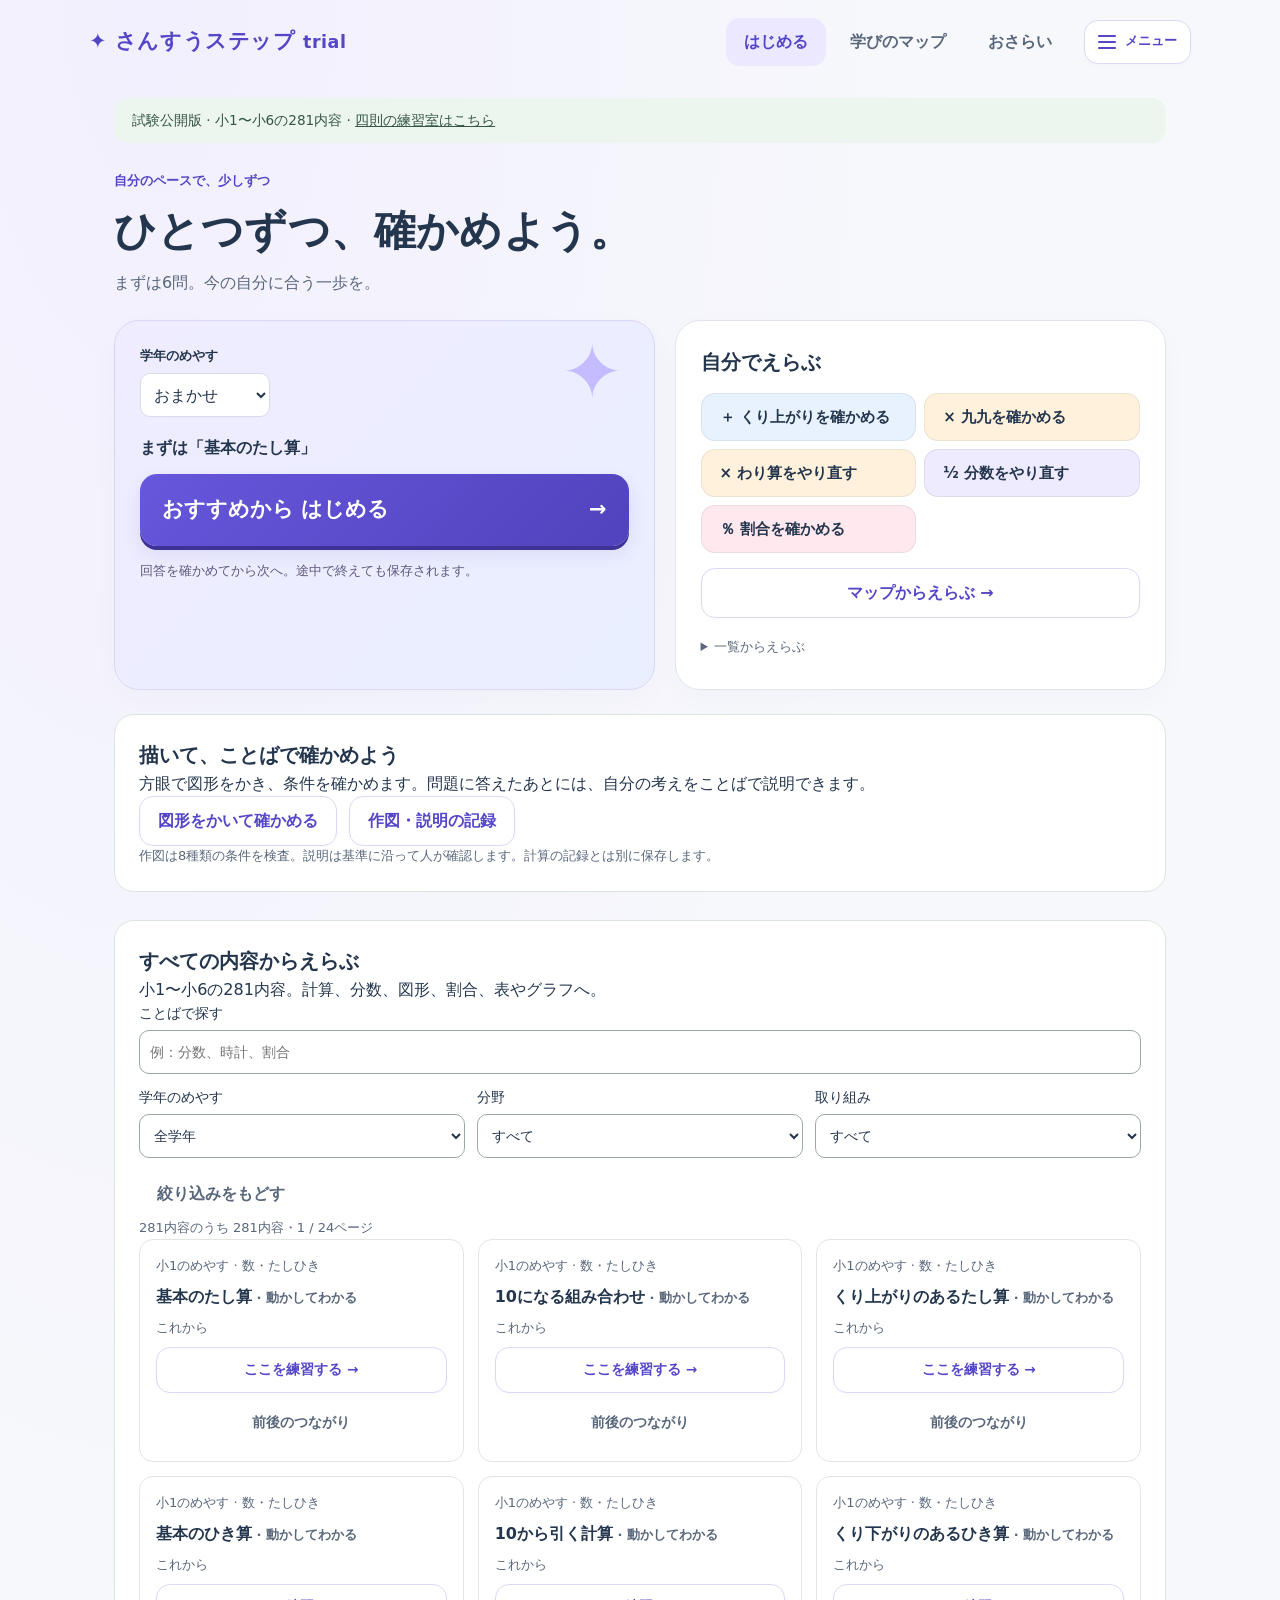
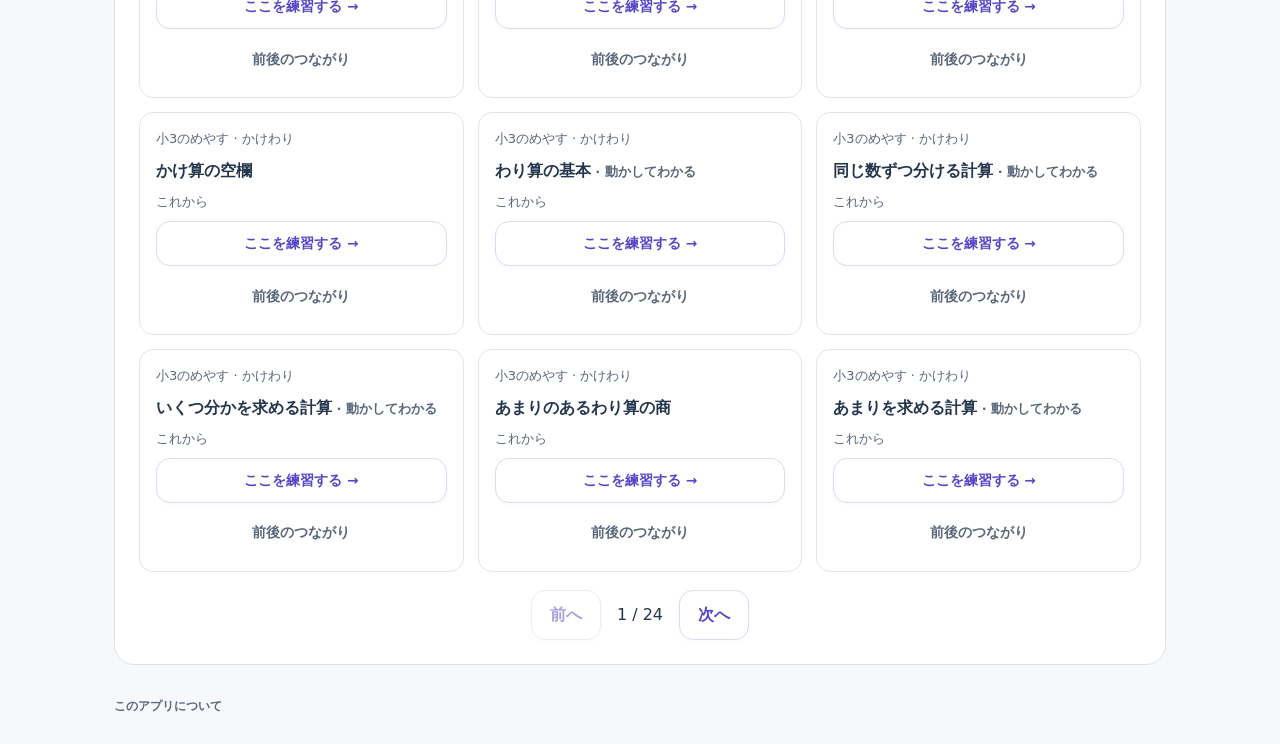
<file: docs/index.html>
<!doctype html><html lang="ja">
<meta charset="utf-8"><link rel="icon" href="data:,"><meta name="viewport" content="width=device-width, initial-scale=1"><title>さんすうステップ trial｜小1〜小6の算数</title><link rel="stylesheet" href="./understanding-trial.css"><meta name="referrer" content="no-referrer"><link rel="stylesheet" href="./curriculum-trial.css"><link rel="stylesheet" href="./relearning.css">
<body><header><a class="brand" href="./">✦ さんすうステップ <small>trial</small></a><nav aria-label="メニュー"><button id="go-home" class="nav active">はじめる</button><button id="go-map" class="nav">学びのマップ</button><button id="go-review" class="nav">おさらい <span id="due-count"></span></button></nav><button id="menu-toggle" class="menu-toggle secondary" aria-label="メニューと表示設定を開く" aria-haspopup="dialog" aria-controls="settings-drawer" aria-expanded="false"><span class="burger" aria-hidden="true"><i></i><i></i><i></i></span><span>メニュー</span></button></header>
<main><p class="trial-banner">試験公開版 · 小1〜小6の281内容 · <a href="./arithmetic/">四則の練習室はこちら</a></p><div id="error" role="alert" hidden></div><div id="feedback" role="status" hidden></div>
<section id="home"><div class="welcome"><span class="eyebrow">自分のペースで、少しずつ</span><h1>ひとつずつ、確かめよう。</h1><p>まずは6問。今の自分に合う一歩を。</p></div><div class="home-grid">
<section class="start-card"><div class="spark" aria-hidden="true">✦</div><label for="auto-grade">学年のめやす</label><select id="auto-grade"><option value="">おまかせ</option><option value="1">1年</option><option value="2">2年</option><option value="3">3年</option><option value="4">4年</option><option value="5">5年</option><option value="6">6年</option></select><p id="recommended-label"></p><button id="start-recommended" class="big">おすすめから はじめる <span aria-hidden="true">→</span></button><small>回答を確かめてから次へ。途中で終えても保存されます。</small></section>
<section class="pick-card"><h2>自分でえらぶ</h2><div id="entries" class="quick-picks"></div><button id="browse" class="secondary wide">マップからえらぶ →</button><details><summary>一覧からえらぶ</summary><div class="select-row"><select id="grade" aria-label="学年"><option value="">全学年</option><option value="1">1年</option><option value="2">2年</option><option value="3">3年</option><option value="4">4年</option><option value="5">5年</option><option value="6">6年</option></select><select id="topic" aria-label="学ぶ内容"></select></div><button id="start-selected" class="secondary">これをやってみる</button></details></section></div><section class="understanding-entry" aria-labelledby="understanding-entry-title">
<h2 id="understanding-entry-title">描いて、ことばで確かめよう</h2>
<p>方眼で図形をかき、条件を確かめます。問題に答えたあとには、自分の考えをことばで説明できます。</p>
<div class="understanding-actions"><button id="open-construction" class="secondary" type="button">図形をかいて確かめる</button><button id="open-understanding-history" class="secondary" type="button">作図・説明の記録</button></div>
<p class="format">作図は8種類の条件を検査。説明は基準に沿って人が確認します。計算の記録とは別に保存します。</p></section><section class="trial-browser" aria-labelledby="trial-browser-title">
<h2 id="trial-browser-title">すべての内容からえらぶ</h2>
<p>小1〜小6の281内容。計算、分数、図形、割合、表やグラフへ。</p>
<label for="trial-search">ことばで探す<input id="trial-search" type="search" placeholder="例：分数、時計、割合" autocomplete="off"></label>
<div class="trial-filters"><label>学年のめやす<select id="trial-grade"><option value="">全学年</option><option value="1">1年</option><option value="2">2年</option><option value="3">3年</option><option value="4">4年</option><option value="5">5年</option><option value="6">6年</option></select></label>
<label>分野<select id="trial-area"><option value="">すべて</option><option value="0">数・たしひき</option><option value="1">かけわり</option><option value="2">小数・分数</option><option value="3">形・大きさ</option><option value="4">割合・変わり方</option><option value="5">表・グラフ</option><option value="6">考え方・式</option></select></label>
<label>取り組み<select id="trial-progress"><option value="">すべて</option><option value="new">これから</option><option value="trying">やってみた</option><option value="checked">2問続けてできた</option><option value="review">おさらいの時期</option></select></label></div>
<button id="trial-reset" class="quiet" type="button">絞り込みをもどす</button>
<p id="trial-count" class="format" role="status" tabindex="-1"></p><div id="trial-catalog" class="trial-topics"></div>
<div class="trial-pagination"><button id="trial-prev" class="secondary" type="button">前へ</button><span id="trial-page"></span><button id="trial-next" class="secondary" type="button">次へ</button></div></section><section id="summary" class="summary" hidden></section></section>
<section id="map-screen" hidden><div class="screen-head"><div><h1>学びのマップ</h1><p>今日の取り組みから、次の一歩へ。</p></div><span id="map-count" class="pill"></span></div><div id="small-path" class="small-path"></div><details id="full-map"><summary>全体マップを自由に見る</summary><div id="domains" class="chips" aria-label="系統"></div><div class="map-toolbar"><div class="legend"><span>○ これから</span><span class="trying">● やってみた</span><span class="checked">✓ 2問できた</span><span class="review">↻ おさらい</span></div><label>学年 <select id="map-grade"><option value="">ぜんぶ</option><option value="1">1年</option><option value="2">2年</option><option value="3">3年</option><option value="4">4年</option><option value="5">5年</option><option value="6">6年</option></select></label></div><div id="tree-scroll" tabindex="0" aria-label="学びのつながり。横と縦にスクロールできます"><div id="tree"></div></div><p class="map-note">線は学びのつながり。色はここでの回答記録です。</p></details></section>
<section id="review-screen" hidden><div class="screen-head"><div><h1>ちょっと、おさらい</h1><p>前にできたこと、覚えているかな？</p></div></div><div id="due" class="review-list"></div><details class="future"><summary>これからのおさらい</summary><div id="scheduled"></div></details></section>
<section id="attempt" hidden><div class="attempt-top"><div><span id="mode" class="eyebrow"></span><h1 id="topic-title"></h1></div><button id="pause" class="quiet">おしまい</button></div><div id="steps" class="step-dots" aria-label="今回の取り組み"></div><div class="progress"><span id="bar"></span></div><div id="counter"></div><div class="problem-card"><div class="problem-scroll"><p id="question"></p><div id="visual-task" hidden></div><div id="choice-answers" class="answer-choices" hidden></div></div><form id="answer-form"><div id="answer-fields"></div><div id="format" class="format"></div><div class="answer-actions"><button type="submit" id="check-answer">答えを確かめる</button><button type="button" class="quiet" id="skip">わからない</button></div></form></div><div class="help-actions"><button id="hint" class="secondary">💡 ヒント</button><button id="reveal" class="secondary">答えと図解を見る</button></div></section>
<section id="result-screen" hidden aria-labelledby="result-title">
<div class="result-stamp" id="result-mark" aria-hidden="true"></div><h1 id="result-title" tabindex="-1"></h1>
<div class="result-card"><p id="result-question"></p><div id="result-visual" hidden></div><p id="result-response"></p><p id="result-evidence" class="format"></p></div>
<div class="result-actions"><button id="review-answer" class="secondary">この問題の答えと考え方を見る</button><button id="next-question">次の問題へ →</button></div><button id="explain-answer" class="secondary" type="button">考え方をことばで説明する</button><button id="finish-result" class="quiet">ここで終えて保存する</button></section></main><footer><button id="about" class="quiet">このアプリについて</button></footer>
<dialog id="support-dialog" aria-labelledby="support-title"><div class="dialog-head"><h2 id="support-title">一緒に確かめましょう</h2><button id="close-support" class="quiet" aria-label="解説を閉じる">✕</button></div><div class="dialog-scroll"><div id="support" hidden></div><div id="textbook-lesson" hidden></div></div><button id="back-question" class="wide">閉じて戻る</button></dialog>
<dialog id="node-dialog" aria-labelledby="node-title"><div class="dialog-head"><h2 id="node-title"></h2><button id="close-node" class="quiet" aria-label="内容を閉じる">✕</button></div><div class="dialog-scroll"><p id="node-status" class="pill"></p><div id="node-relations"></div></div><button id="node-start" class="wide">ここをやってみる →</button></dialog>
<dialog id="about-dialog" aria-labelledby="about-title"><h2 id="about-title">さんすうステップ</h2><p>回答はこのブラウザーに保存されます。別の端末とは同期しません。</p><p>マップの「2問できた」は、別の問題をヒントなしで2回続けて答えた記録です。内容ぜんぶの理解を決めるものではありません。</p><p>問題えらびやおさらいの間隔は試作中です。</p><button id="export-record" class="secondary">記録を書き出す</button><label for="import-record">書き出した記録を選ぶ</label><input id="import-record" type="file" accept=".json,application/json"><p id="restore-status" role="status"></p><button id="confirm-restore" class="secondary" disabled>確認した記録で復元する</button><button id="export-recovery" class="secondary">復元前の控えを書き出す</button><button id="erase-record" class="quiet">計算の学習記録を消す</button><details class="trial-scope"><summary>試験版の範囲・記録・報告</summary>
<p>全281内容に問題・採点・ヒント・図解・おさらいを接続した試験版です。8種類の方眼作図と、回答後の説明記録・基準に沿った人による確認もできます。作図は明示した図形条件を検査し、自由な説明は自動で正解にしません。学年は選ぶためのめやすです。</p>
<p>教材の本文や画像をそのまま配信せず、このプロジェクトで作成した問題文・計算で描く図・解説を使っています。AIの支援による制作・機械検証を含み、独立教師による全面確認は未実施です。回答記録は理解全体や苦手の原因、教育効果の判定ではありません。</p>
<p>記録はこのブラウザーに保存します。広告・課金・解析サービス・外部への回答送信はありません。メニューから記録の書き出し・復元ができます。以前の四則trialの記録はそのまま残し、<a href="./arithmetic/">四則の練習室</a>で再開できます。</p>
<p>作図・説明は計算の記録と分けて保存します。ホームの「作図・説明の記録」から書き出し・取り込み・削除ができます。作図・説明の結果から理解全体の認定は行いません。</p>
<p><a href="./NOTICE.txt">由来と利用条件</a> · <a href="./manifest.json">配信ファイルと検証範囲</a></p>
<button id="trial-report" class="secondary" type="button">不具合の報告メモを保存</button><p id="trial-report-status" role="status"></p>
<p>自動送信はしません。報告先：<a href="mailto:yggdrasil.w@gmail.com?subject=shogakusansuDB%20trial">yggdrasil.w@gmail.com</a></p></details><button id="close-about" class="wide">とじる</button></dialog>
<dialog id="settings-drawer" aria-labelledby="settings-title"><div class="dialog-head"><div><span class="eyebrow">自分に合う、学びの時間</span><h2 id="settings-title">メニューと表示設定</h2></div><button id="close-settings" class="quiet" aria-label="メニューを閉じる">✕</button></div><nav class="drawer-nav" aria-label="画面をえらぶ"><button data-nav="go-home">はじめる <span aria-hidden="true">→</span></button><button data-nav="go-map">学びのマップ <span aria-hidden="true">→</span></button><button data-nav="go-review">おさらい <span aria-hidden="true">→</span></button></nav><p id="drawer-learning-note" class="format" hidden>今の取り組みを終えると、画面を切り替えられます。</p><section class="display-settings"><h3>読みやすさと動き</h3><fieldset><legend>文字の大きさ</legend><div class="setting-options"><label><input type="radio" name="text-size" value="standard" checked>標準</label><label><input type="radio" name="text-size" value="large">大きめ</label><label><input type="radio" name="text-size" value="extra">さらに大きめ</label></div></fieldset><fieldset><legend>画面の動き</legend><div class="setting-options"><label><input type="radio" name="motion" value="system" checked>端末に合わせる</label><label><input type="radio" name="motion" value="reduce">ひかえめ</label></div><p class="format">ひかえめでは、タップの波紋や自動再生を止めます。図解は一段ずつ進められます。</p></fieldset><label class="setting-toggle"><span>数える問題をりんごの絵にする<small>丸の表示にも切り替えられます</small></span><input id="picture-objects" type="checkbox" checked></label><p class="settings-preview">ひとつずつ、確かめよう。<span>12 ＋ 8 ＝ ?</span></p><p class="format">表示設定はこのブラウザーに保存されます。</p></section><button id="record-menu" class="secondary">学習記録の書き出し・復元</button><button id="settings-done" class="wide">この設定で戻る</button></dialog>
<script src="./browser-client.js"></script><script src="./display-settings.js"></script><script src="./measurement-renderer.js"></script><script src="./textbook-renderer.js"></script><script src="./visual-renderer.js"></script><script src="./curriculum-trial.js"></script><script src="./meaning-motion.js"></script><script src="./relearning-ui.js"></script><dialog id="understanding-dialog" aria-labelledby="understanding-title">
<div class="dialog-head"><h2 id="understanding-title">描いて・説明して確かめる</h2><button id="close-understanding" type="button" class="quiet" aria-label="作図と説明を閉じる">✕</button></div>
<section id="drawing-panel"><label for="construction-task">かいてみる図形<select id="construction-task"></select></label><p id="construction-instruction"></p>
<p class="format">交点をタップして点をえらびます。キーボードでは矢印で位置を動かし、Enterで点を置けます。左から右が横、上から下が縦のます数です。</p>
<svg id="construction-board" viewBox="0 0 492 360" role="application" tabindex="0" aria-label="作図の方眼。矢印キーで位置を動かし、Enterで点を置く。Backspaceでひとつ戻す。"></svg><p id="construction-cursor" role="status"></p><p id="construction-points" role="status"></p>
<div class="understanding-actions"><button id="construction-undo" type="button" class="secondary">ひとつ戻す</button><button id="construction-clear" type="button" class="quiet">かき直す</button><button id="construction-check" type="button">図形の条件を確かめる</button></div><div id="construction-feedback" role="status"></div></section>
<section id="explanation-panel" hidden><h3>この問題の考え方を書こう</h3><p id="explanation-question" class="understanding-source"></p><div id="explanation-visual" hidden></div>
<label for="reason-givens">どの数・図・条件を使った？<textarea id="reason-givens" maxlength="4000" placeholder="問題でわかっていることを書こう"></textarea></label>
<label for="reason-method">なぜ、その式や方法にした？<textarea id="reason-method" maxlength="4000" placeholder="式だけでなく、その理由も書こう"></textarea></label>
<label for="reason-check">どうやって確かめられる？<textarea id="reason-check" maxlength="4000" placeholder="逆の計算、図、単位や大きさなどで確かめよう"></textarea></label>
<button id="reason-submit" type="button">説明を保存して確かめる</button><p class="format">考え中のところも書けます。文章を保存しただけでは正解にしません。入力途中はこのタブに残します。</p></section>
<section id="understanding-history" hidden><h3>作図・説明・確認の記録</h3><div id="understanding-records"></div></section>
<section id="understanding-review" hidden><div id="understanding-review-content"></div>
<div id="reason-review-form"><h3>基準に沿って確認する</h3><label>確認する人<select id="reason-review-role"><option value="self">本人の振り返り</option><option value="reviewer">確認者の評価</option></select></label><label>確認者の名前・呼び名（任意）<input id="reason-review-name" maxlength="120"></label><label>問題の数・図・条件を正しく使っている<select id="reason-rating-0"><option value="unsure">まだ確かめたい</option><option value="met">説明できている</option><option value="revise">直してみよう</option></select></label><label>式や方法を選んだ理由がつながっている<select id="reason-rating-1"><option value="unsure">まだ確かめたい</option><option value="met">説明できている</option><option value="revise">直してみよう</option></select></label><label>答えを確かめる方法が説明できている<select id="reason-rating-2"><option value="unsure">まだ確かめたい</option><option value="met">説明できている</option><option value="revise">直してみよう</option></select></label>
<label>よいところ・次に確かめたいこと<textarea id="reason-review-comment" maxlength="4000"></textarea></label><button id="reason-save-review" type="button">確認結果を保存する</button><p class="format">確認者の名前は端末内の記録です。本人性や正式な教師承認を証明するものではありません。</p></div>
<button id="understanding-back-history" type="button" class="secondary">記録の一覧へ</button></section>
<p id="understanding-status" role="status"></p><div class="understanding-tools"><h3>作図・説明の記録を持ち運ぶ</h3><button id="export-understanding" type="button" class="secondary">作図・説明の記録を書き出す</button><label for="import-understanding">作図・説明の記録を追加する（今の記録は残す）<input id="import-understanding" type="file" accept=".json,application/json"></label><button id="clear-understanding" type="button" class="quiet">作図・説明の記録を消す</button><p class="format">説明文・確認者名・コメントも書き出しに含まれます。送信はしません。計算の記録の書き出し・復元はメニューからできます。</p></div><button id="understanding-done" type="button" class="wide">閉じて戻る</button></dialog><script src="./understanding-trial.js"></script></body></html>
</file>
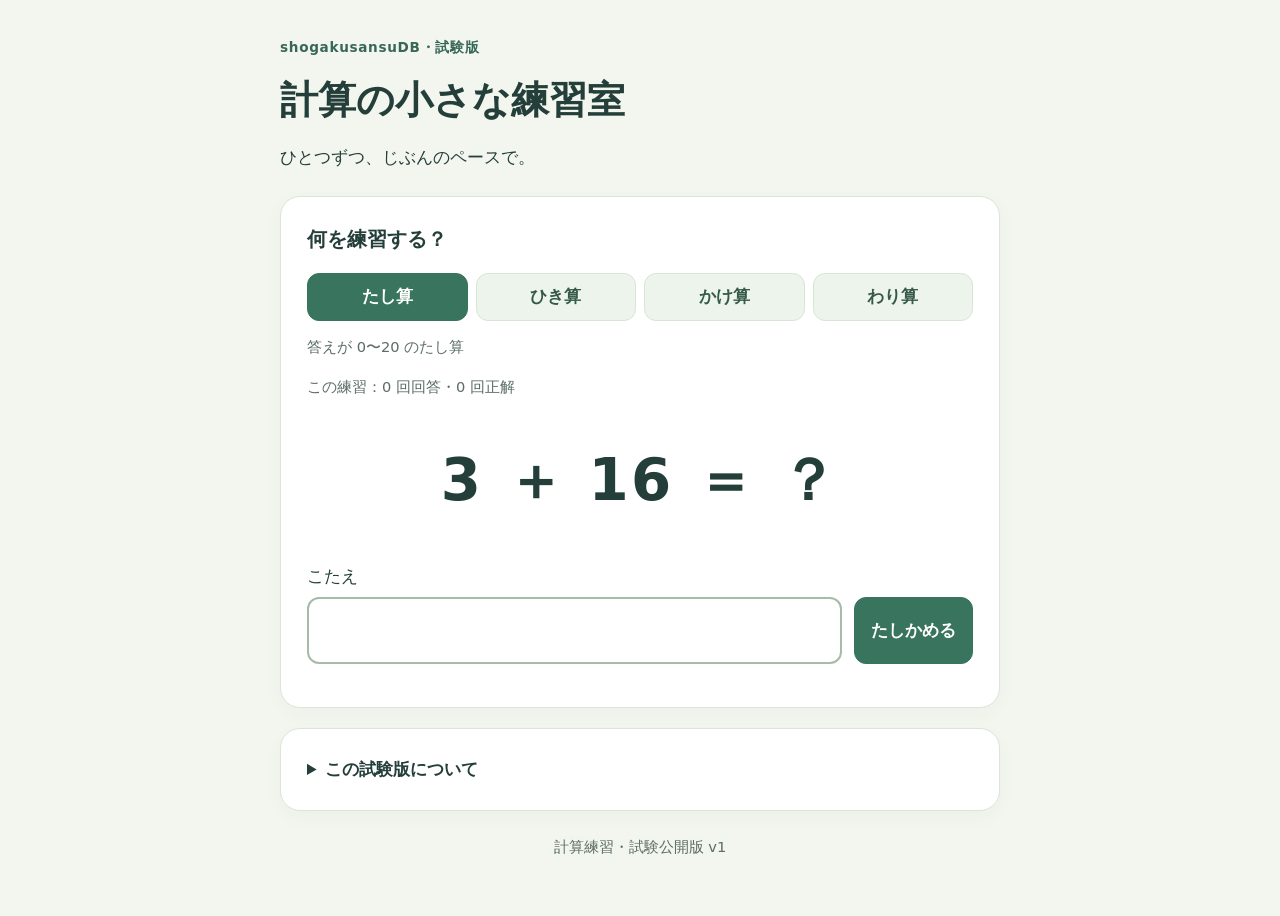
<file: docs/arithmetic/index.html>
<!doctype html>
<html lang="ja">
<head>
  <meta charset="utf-8"><meta name="viewport" content="width=device-width,initial-scale=1">
  <meta name="referrer" content="no-referrer">
  <meta http-equiv="Content-Security-Policy" content="default-src 'self'; script-src 'self'; style-src 'self'; connect-src 'none'; img-src 'none'; object-src 'none'; base-uri 'none'; form-action 'none'">
  <title>計算の小さな練習室｜shogakusansuDB 試験版</title>
  <link rel="stylesheet" href="./style.css"><script type="module" src="./client.mjs"></script>
</head>
<body>
  <main>
    <header><span class="tag">shogakusansuDB・試験版</span><h1>計算の小さな練習室</h1><p>ひとつずつ、じぶんのペースで。</p></header>
    <section class="card" aria-labelledby="practice-title">
      <h2 id="practice-title">何を練習する？</h2>
      <nav id="modes" aria-label="計算の種類">
        <button type="button" data-mode="add" aria-pressed="true">たし算</button><button type="button" data-mode="sub" aria-pressed="false">ひき算</button><button type="button" data-mode="mul" aria-pressed="false">かけ算</button><button type="button" data-mode="div" aria-pressed="false">わり算</button>
      </nav>
      <p id="range" class="muted"></p><p id="count" class="muted"></p>
      <p id="question" class="equation" aria-label="問題"></p>
      <form id="answer-form" novalidate>
        <label for="answer">こたえ</label><div class="answer-row"><input id="answer" type="text" inputmode="numeric" autocomplete="off" maxlength="8" aria-describedby="input-message"><button id="submit" type="submit">たしかめる</button></div>
      </form>
      <p id="input-message" role="status"></p>
      <section id="result" aria-live="polite" hidden><h2 id="verdict"></h2><p id="solution" class="solution"></p><p id="explanation"></p><button id="next" type="button">つぎの問題</button></section>
      <p id="storage-message" class="muted" role="status"></p>
    </section>
    <details class="card"><summary>この試験版について</summary>
      <p>一般的な四則計算だけの練習ツールです。問題文・説明・画面は、この試験版用にAIの支援で新しく作成しました。教科書の文章・画像や、既存DBの教材を配信していません。</p>
      <p>機械による全問題の数値検査と画面検査を行っています。教師による独立確認は未実施です。成績、理解度、苦手の原因や教育効果を判定する機能はありません。</p>
      <p>記録はこのブラウザー内だけに保存します。氏名の入力、広告、解析サービス、外部への回答送信はありません。ブラウザーのデータを消すと記録も消えます。</p>
      <p>公開ソースへの掲載は、第三者の権利や商用再利用を一括して許諾するものではありません。数学的な事実そのものに独占的な利用条件を設定しません。詳細は<a href="./NOTICE.txt">由来と利用条件</a>をご覧ください。</p>
      <button id="report" type="button">不具合の報告メモを保存</button><p id="report-message" role="status"></p>
      <p>保存したメモは自動送信されません。回答履歴はメモに含めません。報告先：<a href="mailto:yggdrasil.w@gmail.com?subject=shogakusansuDB%20%E8%A8%88%E7%AE%97%E8%A9%A6%E9%A8%93%E7%89%88">yggdrasil.w@gmail.com</a>（メールアプリが開きます）。</p>
      <button id="clear" type="button" class="secondary">この試験版の記録を消す</button>
    </details>
    <footer>計算練習・試験公開版 v1</footer>
  </main>
</body>
</html>
</file>
<file: docs/understanding-trial.css>
.understanding-entry{margin-top:24px;padding:24px;border:1px solid #dce5dd;background:#fff;border-radius:20px}.understanding-entry h2{margin-top:0}.understanding-actions{display:flex;gap:12px;flex-wrap:wrap}.understanding-actions button{min-height:44px}#understanding-dialog{width:min(760px,calc(100vw - 24px));max-height:calc(100dvh - 24px);padding:20px;overflow:auto}#understanding-dialog label{display:grid;gap:6px;margin:12px 0;font-weight:600}#understanding-dialog input,#understanding-dialog select,#understanding-dialog textarea{font:inherit;padding:10px;border:1px solid #899ba7;border-radius:9px;min-width:0;width:100%;box-sizing:border-box}#understanding-dialog textarea{min-height:90px;resize:vertical}#construction-board{display:block;max-width:520px;width:100%;background:#fff;border:1px solid #a5b5c2;border-radius:12px;touch-action:manipulation}#construction-board:focus-visible{outline:3px solid #b98c28;outline-offset:3px}#construction-points,.understanding-source,.written-response{white-space:pre-wrap;overflow-wrap:anywhere}#construction-feedback{margin:12px 0;padding:12px;background:#eef5ef;border-radius:10px}#construction-feedback:empty{display:none}#understanding-status{white-space:pre-wrap;overflow-wrap:anywhere}#understanding-records{display:grid;gap:10px;max-height:45vh;overflow:auto}#understanding-records button{text-align:left}.written-response{padding:12px;border-radius:9px;background:#f0f4fa}.understanding-source{padding:12px;background:#f6f4ef;border-radius:9px}#understanding-review-content details{padding:12px;border:1px solid #dce5dd;border-radius:10px}.understanding-tools{margin-top:20px;padding-top:15px;border-top:1px solid #dce5dd}#reason-review-form{margin:18px 0;border:1px solid #dce5dd;padding:15px;border-radius:12px}@media(max-width:440px){#understanding-dialog{padding:14px}.understanding-actions>button{flex:1;min-width:120px}.understanding-entry{padding:16px}#construction-board{min-height:240px}}
.construction-preview{display:block;width:100%;max-width:520px;border:1px solid #a5b5c2;border-radius:12px}#explain-answer{margin-top:16px;min-height:44px}#understanding-done{margin-top:18px}
</file>
<file: docs/curriculum-trial.css>
.trial-banner{padding:12px 18px;margin:0 0 24px;border-radius:14px;background:#edf5ef;color:#365747;font-size:.85rem}.trial-banner a{color:inherit}.trial-browser{margin-top:28px;padding:24px;background:#fff;border:1px solid #dce5dd;border-radius:20px}.trial-browser h2{margin-top:0}.trial-filters{display:grid;grid-template-columns:repeat(3,minmax(0,1fr));gap:12px;margin:12px 0}.trial-browser label{display:grid;gap:6px;font-size:.86rem}.trial-browser input,.trial-browser select{width:100%;min-width:0;font:inherit;padding:10px;border:1px solid #9cab9e;border-radius:10px;background:white}.trial-topics{display:grid;grid-template-columns:repeat(3,minmax(0,1fr));gap:14px}.trial-topic{min-width:0;border:1px solid #e1e7df;border-radius:14px;padding:16px;display:flex;flex-direction:column;gap:8px}.trial-topic h3{font-size:1rem;margin:0;overflow-wrap:anywhere;flex:1}.trial-topic p{margin:0}.trial-topic button{width:100%;min-height:44px;font-size:.85rem}.trial-pagination{display:flex;align-items:center;justify-content:center;gap:16px;margin-top:18px}.trial-pagination button{min-height:44px}.trial-scope{font-size:.86rem}.trial-scope summary{cursor:pointer}.trial-scope a{color:#286550}.trial-scope button{margin:8px 0}#trial-search:focus-visible{outline:3px solid #c89328;outline-offset:3px}@media(max-width:700px){.trial-topics{grid-template-columns:repeat(2,minmax(0,1fr))}.trial-filters{grid-template-columns:1fr 1fr}.trial-filters label:last-child{grid-column:1/-1}}@media(max-width:440px){.trial-browser{padding:16px}.trial-topics{grid-template-columns:1fr}.trial-filters{gap:8px}.trial-pagination{gap:10px}}

.meaning-motion svg{display:block;width:100%;max-height:330px}.motion-prediction{padding:12px;border:1px solid #b7cec2;border-radius:12px}.motion-prediction label{display:block}.motion-prediction input{display:block;width:100%;max-width:220px;margin:10px 0}.meaning-motion .lesson-controls{flex-wrap:wrap}.meaning-motion .lesson-caption{min-height:3em}
</file>
<file: docs/relearning.css>
:root{color-scheme:light;--ink:#24364d;--muted:#697589;--line:#e4e8ef;--accent:#6457db;--green:#137c61;--orange:#a3610e}*{box-sizing:border-box}[hidden]{display:none!important}body{margin:0;background:#f6f7fc;color:var(--ink);font-family:system-ui,'Yu Gothic',sans-serif;line-height:1.6}button,input,select{font:inherit}button{border:0;border-radius:14px;background:var(--accent);color:white;padding:11px 18px;min-height:44px;cursor:pointer;font-weight:700;transition:transform .15s,background .15s}button:hover{filter:brightness(.97);transform:translateY(-1px)}button:disabled{opacity:.5;cursor:wait}button:focus-visible,a:focus-visible,input:focus-visible,select:focus-visible,summary:focus-visible{outline:3px solid #f0b639;outline-offset:3px}a{color:var(--accent)}header{max-width:1150px;margin:auto;display:flex;align-items:center;justify-content:space-between;padding:18px 24px;gap:20px}.brand{text-decoration:none;font-size:21px;font-weight:850;white-space:nowrap}nav{display:flex;gap:6px}.nav,.quiet{background:transparent;color:var(--muted)}.nav.active{background:#ebe8ff;color:var(--accent)}main{max-width:1100px;margin:auto;padding:14px 24px 20px}h1,h2,p{margin:0}h1{font-size:clamp(28px,4vw,42px);line-height:1.35;letter-spacing:.01em}h2{font-size:20px}.eyebrow{color:var(--accent);font-size:13px;font-weight:700}.welcome{margin:10px 0 25px}.welcome h1{margin:10px 0}.welcome p,.screen-head p{color:var(--muted)}.home-grid{display:grid;grid-template-columns:1.1fr 1fr;gap:20px}.start-card,.pick-card{background:white;border-radius:25px;padding:25px;border:1px solid var(--line)}.start-card{position:relative;background:#eeeaff;overflow:hidden}.spark{position:absolute;right:30px;top:14px;font-size:75px;color:#c5bcff;line-height:1}.start-card label{display:block;font-size:13px;font-weight:700;margin-bottom:6px}.start-card select{position:relative;width:130px}.start-card p{font-weight:700;margin:18px 0 13px;min-height:26px}.big{width:100%;display:flex;justify-content:space-between;font-size:21px;padding:19px 22px;border-radius:17px;box-shadow:0 5px 0 #463aac}.start-card small{display:block;color:#746b96;font-size:12px;margin-top:15px}.quick-picks{display:grid;grid-template-columns:repeat(2,1fr);gap:8px;margin:15px 0}.quick-picks button{background:#f2f4fa;color:var(--ink);font-size:14px;text-align:left}.secondary{background:white;color:var(--accent);border:1px solid #dcd8f5}.wide{width:100%}details{margin-top:13px}summary{cursor:pointer;font-size:13px;color:var(--muted);padding:6px 0}.select-row{display:flex;gap:8px;margin-bottom:8px}select,input{border:1px solid #d7dbe6;background:white;color:var(--ink);border-radius:10px;padding:9px;max-width:100%}#topic{flex:1;min-width:0}.summary{background:#e6f5ee;border-radius:18px;padding:18px 22px;margin-top:20px}.summary h2{margin-bottom:5px}.summary p{color:#49685e}.summary button{margin-top:10px}#feedback{background:#e6f5ee;color:#24664f;border-radius:12px;padding:10px 18px;margin:0 auto 12px;font-weight:700}#feedback.incorrect{background:#fff1dc;color:#86540f}#error{background:#fff0eb;color:#9a3e29;padding:12px;border-radius:12px;margin-bottom:12px}footer{max-width:1100px;margin:auto;padding:0 24px 15px;display:flex;justify-content:space-between;align-items:center;font-size:12px}footer button{font-size:12px;padding-left:0}footer a{color:var(--muted)}.screen-head{display:flex;justify-content:space-between;align-items:center;margin:8px 0 18px;gap:15px}.screen-head h1{font-size:29px}.screen-head p{font-size:14px;margin-top:5px}.pill{display:inline-block;background:#eeebfc;color:var(--accent);border-radius:20px;padding:6px 12px;font-size:13px;white-space:nowrap}.chips{display:flex;gap:7px;overflow:auto;padding-bottom:5px}.chips button{background:#edf0f7;color:var(--muted);font-size:13px;white-space:nowrap}.chips button.active{background:var(--accent);color:white}.map-toolbar{display:flex;align-items:center;justify-content:space-between;gap:12px;margin:12px 0;font-size:12px}.legend{display:flex;gap:12px;flex-wrap:wrap;color:var(--muted)}.checked{color:var(--green)}.trying{color:var(--accent)}.review{color:var(--orange)}#tree-scroll{height:clamp(300px,57vh,620px);overflow:auto;background:#fff;border:1px solid var(--line);border-radius:18px;position:relative;overscroll-behavior:contain}#tree{position:relative;min-width:100%;min-height:100%}.tree-grade{position:absolute;top:0;height:35px;display:grid;place-items:center;font-weight:750;font-size:13px;color:var(--muted);background:#f4f5fb;border-bottom:1px solid var(--line)}.tree-node{position:absolute;min-height:0;height:60px;padding:5px 8px;font-size:12px;line-height:1.35;text-align:left;border:1px solid #d9deea;border-radius:12px;background:white;color:var(--ink);display:flex;gap:6px;align-items:center}.tree-node.checked{background:#e1f5ec;border-color:#9bd3ba;color:#15644c}.tree-node.trying{background:#eeebff;border-color:#b8aff0;color:#5b47bf}.tree-node.review{background:#fff1d7;border-color:#efcb86;color:#845210}.tree-node.related{outline:3px solid #c9bfff}.tree-node .mark{font-size:18px;font-weight:850}.tree-node .node-label{display:-webkit-box;-webkit-box-orient:vertical;-webkit-line-clamp:3;overflow:hidden}.tree-links{position:absolute;inset:0;pointer-events:none}.tree-links path{fill:none;stroke:#ddd7f6;stroke-width:1.5}.tree-links path.highlight{stroke:#7864ce;stroke-width:2.5}.map-note{font-size:12px;color:var(--muted);margin-top:8px}.review-list{display:grid;grid-template-columns:1fr 1fr;gap:12px}.review-row{background:white;border:1px solid var(--line);border-radius:16px;padding:16px;display:flex;align-items:center;justify-content:space-between;gap:10px}.future{margin:20px 0}.scheduled-row{display:flex;justify-content:space-between;gap:12px;border-bottom:1px solid var(--line);padding:8px;font-size:14px}.empty{padding:30px;background:white;border-radius:20px;color:var(--muted)}#attempt{max-width:760px;margin:auto}.attempt-top{display:flex;align-items:center;justify-content:space-between;gap:10px}.attempt-top h1{font-size:21px;margin-top:4px}.progress{height:6px;background:#e6e2f4;border-radius:8px;margin:12px 0 4px}.progress span{display:block;height:100%;background:var(--accent);border-radius:8px;transition:width .3s}#counter{text-align:right;font-size:12px;color:var(--muted);margin-bottom:8px}.problem-card{background:white;border:1px solid var(--line);border-radius:23px;overflow:hidden}.problem-scroll{max-height:calc(100dvh - 350px);min-height:130px;overflow:auto;padding:20px 25px;overscroll-behavior:contain}#question{font-size:clamp(19px,3vw,25px);white-space:pre-line;overflow-wrap:anywhere;line-height:1.65}.visual-board{padding:8px;border-radius:12px;background:#f7f8fc;margin-top:10px}.visual-board svg{display:block;width:100%;max-height:260px;height:auto}.visual-row{display:flex;gap:16px;align-items:center;flex-wrap:wrap}.object-dot,.object-square{font-size:32px;color:var(--accent)}.diagram-description{position:absolute;width:1px;height:1px;clip-path:inset(50%);overflow:hidden}.diagram-choices{display:none}.answer-choices{display:grid;grid-template-columns:1fr 1fr;gap:8px;margin-top:15px}.answer-choices button{background:#f1effc;color:var(--ink);text-align:left;font-size:15px;border:2px solid transparent}.answer-choices button.selected{background:#e2dcff;border-color:var(--accent)}#answer-form{border-top:1px solid var(--line);padding:14px 25px;background:#fafaff;display:grid;grid-template-columns:1fr auto;gap:8px 15px;align-items:center}#answer-fields{display:flex;gap:8px;align-items:center;flex-wrap:wrap}#answer-fields label{font-size:12px;color:var(--muted);display:flex;align-items:center;gap:6px}#answer-fields input{width:115px;font-size:24px;padding:6px 10px}.answer-actions{display:flex;gap:5px;grid-column:2;grid-row:1 / span 2}.format{font-size:12px;color:var(--muted)}.input-switch{background:transparent;color:var(--accent);font-size:12px;padding:4px;min-height:32px}.help-actions{display:flex;justify-content:center;gap:10px;margin:12px 0}.help-actions button{font-size:14px}dialog{border:0;border-radius:23px;box-shadow:0 25px 100px #24314b40;padding:22px;width:min(700px,calc(100% - 24px));max-height:90dvh;color:var(--ink)}dialog::backdrop{background:#27314770;backdrop-filter:blur(3px)}.dialog-head{display:flex;align-items:center;justify-content:space-between;gap:15px;margin-bottom:10px}.dialog-scroll{max-height:calc(90dvh - 160px);overflow:auto;overscroll-behavior:contain;margin-bottom:15px}#support{white-space:pre-line;line-height:1.8;background:#f4f1ff;border-radius:12px;padding:14px;margin-bottom:10px}#textbook-lesson .visual-board svg{max-height:300px}.lesson-controls{display:flex;gap:6px;flex-wrap:wrap}.lesson-controls button{font-size:13px;padding:8px 12px}.relation-list{display:flex;flex-wrap:wrap;gap:7px;margin:8px 0 18px}.relation-list button{font-size:13px}.relation-heading{font-size:14px;color:var(--muted);margin-top:15px}#about-dialog p{margin:12px 0;font-size:14px}@media(max-width:700px){header{padding:12px 14px;flex-direction:column;gap:8px;align-items:stretch}.brand{font-size:19px}nav{justify-content:space-between}.nav{font-size:12px;padding:8px;min-height:38px}main{padding:8px 14px 12px}.welcome{margin:8px 0 16px}.welcome h1{font-size:28px}.welcome h1 br{display:none}.welcome p{font-size:14px}.home-grid{grid-template-columns:1fr;gap:12px}.start-card,.pick-card{padding:17px;border-radius:20px}.start-card p{margin:10px 0;font-size:14px}.big{font-size:18px;padding:15px}.start-card small{font-size:11px;margin-top:12px}.spark{font-size:55px}.pick-card h2{font-size:17px}.quick-picks{margin:10px 0;gap:6px}.quick-picks button{font-size:13px;padding:9px;min-height:38px}.pick-card details{margin-top:5px}.screen-head h1{font-size:24px}.screen-head p{font-size:12px}.map-toolbar{align-items:flex-start;gap:5px}.legend{gap:5px 10px;font-size:10px;max-width:240px}.map-toolbar select{padding:4px}.review-list{grid-template-columns:1fr}.attempt-top h1{font-size:18px}.problem-scroll{max-height:calc(100dvh - 390px);padding:15px;min-height:125px}.visual-board svg{max-height:190px}#answer-form{padding:12px 15px;grid-template-columns:1fr}.answer-actions{grid-column:1;grid-row:auto;justify-content:space-between}.answer-actions button[type=submit]{flex:1}#answer-fields input{width:100px;font-size:22px}#question{font-size:19px}.answer-choices{grid-template-columns:1fr}.answer-choices button{font-size:14px;padding:10px}.help-actions{margin:8px 0}footer{padding:0 14px 8px}dialog{padding:16px}.screen-head{margin-top:6px}}@media(prefers-reduced-motion:reduce){*{animation:none!important;transition:none!important;scroll-behavior:auto!important}}
body.learning header{height:65px;padding:10px 24px;flex-direction:row}body.learning header nav,body.learning footer{display:none}body.learning main{height:calc(100dvh - 65px);display:flex;flex-direction:column;padding-bottom:10px}body.learning #attempt{flex:1;min-height:0;display:flex;flex-direction:column;width:100%}body.learning #feedback,body.learning .attempt-top,body.learning .help-actions,body.learning #answer-form{flex-shrink:0}body.learning .problem-card{flex:1;min-height:0;display:flex;flex-direction:column}body.learning .problem-scroll{flex:1;min-height:0;max-height:none}#textbook-lesson .actions{display:flex;gap:7px;flex-wrap:wrap;margin-top:12px}#textbook-lesson .actions button{font-size:13px;padding:8px 12px}
.home-grid>*{min-width:0}.select-row{min-width:0;width:100%}.select-row select{min-width:0}body:not(.learning) #home details select{width:100%}#home .select-row #grade{width:86px;flex-shrink:0}
.summary{display:flex;justify-content:space-between;align-items:center;gap:8px}.summary button{margin-top:0;font-size:13px;min-height:38px}.welcome h1 br{display:none}@media(max-width:700px){.welcome h1{font-size:28px}.start-card label{display:inline-block;margin:0 10px 0 0}.summary{padding:12px 15px;font-size:14px;margin-top:12px}}
#summary{display:flex;justify-content:space-between;align-items:center;gap:8px}#summary button{margin-top:0;font-size:13px;min-height:38px}@media(max-width:700px){#home .start-card label{display:inline-block;margin:0 10px 0 0}#summary{padding:12px 15px;font-size:14px;margin-top:12px}}
#textbook-lesson .diagram-choices{display:block}.problem-scroll.equation{display:grid;place-items:center}.problem-scroll.equation #question{font-size:clamp(30px,5vw,48px);font-weight:750}
.math-fraction{display:inline-flex;flex-direction:column;align-items:stretch;vertical-align:middle;line-height:1.05;text-align:center;margin:0 .15em;font-variant-numeric:tabular-nums;white-space:nowrap}.math-fraction .fraction-numerator{display:block;padding:0 .18em .12em;border-bottom:.065em solid currentColor;min-width:.85em}.math-fraction .fraction-denominator{display:block;padding:.12em .18em 0}.fraction-input{display:flex;flex-direction:column;align-items:stretch;gap:6px;padding:0 5px}#answer-fields .fraction-input label{display:flex;justify-content:flex-end}#answer-fields .fraction-input label:first-child{padding-bottom:7px;border-bottom:2px solid var(--ink)}#answer-fields .fraction-input input{text-align:center;width:100px;padding:3px 8px;font-size:22px}#answer-fields .fraction-input label{font-size:11px}
.fraction-input{margin-left:30px}#answer-fields .fraction-input label{position:relative}.fraction-field-label{position:absolute;right:calc(100% + 8px);white-space:nowrap}
/* Small, concrete steps and a quiet space to review each answer. */
.topic-pick{background:var(--topic-color,#eeeaff);color:var(--ink);text-align:left;border:1px solid #24364d15;overflow-wrap:anywhere}.quick-picks .topic-pick{background:var(--topic-color)}.chips button:not(.active){background:var(--topic-color)}
.small-path{background:white;border:1px solid var(--line);border-radius:22px;padding:22px;display:grid;gap:12px;margin-bottom:18px}.small-path h2:not(:first-child){margin-top:8px}.small-path>button{font-size:19px;width:100%}.path-relations{display:grid;grid-template-columns:repeat(3,1fr);gap:10px}#full-map>summary{font-size:16px;color:var(--accent);font-weight:700;padding:12px 0}
#summary{display:block}#summary h2{font-size:20px}.summary-records{display:grid;grid-template-columns:repeat(3,1fr);gap:12px;margin:15px 0}.summary-record{background:#ffffffba;border-radius:14px;padding:14px;font-size:13px}.summary-record p{margin-top:5px}#summary button{margin-top:5px}
.step-dots{display:flex;gap:6px;flex-shrink:0;margin-top:10px}.step-dots span{width:27px;height:27px;border-radius:50%;background:#eeebfc;color:var(--muted);display:grid;place-items:center;font-size:12px;font-weight:750}.step-dots .done{background:#d9f3e6;color:var(--green)}.step-dots .current{background:var(--accent);color:white}#topic-title{background:var(--topic-color);padding:3px 10px;border-radius:10px}.help-actions #hint{background:#fff4d9;color:#805716}.help-actions #reveal{background:#e8f2ff;color:#275b88}
#result-screen{max-width:760px;margin:12px auto 24px}#result-title{font-size:clamp(23px,4vw,32px);margin:10px 0 18px}.result-stamp{width:52px;height:52px;display:grid;place-items:center;border-radius:18px;background:#fff1d7;font-size:28px}.correct .result-stamp{background:#d9f3e6;color:var(--green);animation:stamp-in .25s ease-out}.result-card{background:white;border-radius:22px;border:1px solid var(--line);padding:24px;overflow-wrap:anywhere}#result-question{white-space:pre-line;font-size:21px}#result-response{background:#f2efff;border-radius:12px;padding:12px;margin:16px 0;font-weight:700}.result-actions{display:flex;gap:12px;justify-content:space-between;margin-top:18px}.result-actions button{flex:1}#result-visual .diagram-choices{display:none}
@keyframes stamp-in{from{transform:scale(.85)}to{transform:scale(1)}}
@media(max-width:700px){.small-path{padding:17px}.path-relations,.summary-records{grid-template-columns:1fr}.result-actions{flex-direction:column}.result-card{padding:18px}#result-question{font-size:18px}.step-dots{gap:5px}.step-dots span{width:23px;height:23px}.progress{margin-top:6px}#map-count{white-space:normal}.screen-head{flex-wrap:wrap}#summary{padding:17px}#summary h2{font-size:18px}}
@media(prefers-reduced-motion:reduce){.correct .result-stamp{animation:none}}

/* A quiet paper surface, clearer controls, and browser-local reading settings. */
:root{--reading-scale:1;--accent:#5446c6;--muted:#59677b;--line:#dfe4ed}
:root[data-text-size=large]{--reading-scale:1.15}
:root[data-text-size=extra]{--reading-scale:1.3}
body{background:radial-gradient(ellipse at 12% 0%,#ece8ff88,transparent 48%),#f7f8fc}
header{gap:14px}.brand{letter-spacing:.025em}header>nav{margin-left:auto}
button{position:relative;overflow:hidden;touch-action:manipulation;transition:transform .16s ease,box-shadow .16s ease,background .16s ease}
button:active:not(:disabled){transform:translateY(1px) scale(.98)}
button:disabled{cursor:default}
.secondary{box-shadow:0 2px 4px #24364d05}
.start-card,.pick-card,.small-path,.result-card{box-shadow:0 8px 30px #27344d06}
.start-card{background:linear-gradient(135deg,#efecff,#e9efff);border-color:#dbd5f6}
.big{background:linear-gradient(135deg,#6657dc,#5143bc);box-shadow:0 4px 0 #3e3297,0 8px 18px #5547bc20}
.big:active:not(:disabled){box-shadow:0 1px 0 #3e3297;transform:translateY(3px)}
.welcome p{font-size:calc(16px * var(--reading-scale))}
.eyebrow,.start-card label,summary,.format{font-size:calc(13px * var(--reading-scale))}
.start-card small{font-size:calc(13px * var(--reading-scale));color:#5e577c}
.quick-picks button,.answer-choices button,.help-actions button{font-size:calc(15px * var(--reading-scale));min-height:48px}
#question,#result-question{font-size:calc(clamp(19px,3vw,25px) * var(--reading-scale))}
.problem-scroll.equation #question{font-size:calc(clamp(30px,5vw,48px) * var(--reading-scale))}
#support,.lesson-caption,.settings-preview{font-size:calc(17px * var(--reading-scale))}
.answer-choices button{border:2px solid #e8e4f8;background:#f7f5ff;border-radius:15px;line-height:1.65}
.answer-choices button.selected{border-color:var(--accent);box-shadow:inset 4px 0 var(--accent);background:#ece7ff}
select,input{min-height:44px}#answer-fields input:focus{border-color:var(--accent);box-shadow:0 0 0 3px #6457db16}
.menu-toggle{display:flex;align-items:center;gap:9px;white-space:nowrap;font-size:13px;padding:10px 13px;flex-shrink:0}
.burger{display:flex;flex-direction:column;gap:4px;width:18px}.burger i{display:block;height:2px;width:100%;border-radius:2px;background:currentColor}
#menu-toggle[aria-expanded=true] .burger i:first-child{transform:translateY(6px) rotate(45deg)}
#menu-toggle[aria-expanded=true] .burger i:nth-child(2){opacity:0}
#menu-toggle[aria-expanded=true] .burger i:last-child{transform:translateY(-6px) rotate(-45deg)}
.burger i{transition:transform .2s,opacity .2s}
#settings-drawer{position:fixed;inset:0 0 0 auto;margin:0;width:min(420px,100%);height:100dvh;max-height:100dvh;border-radius:26px 0 0 26px;padding:26px;overflow-y:auto;overscroll-behavior:contain}
#settings-drawer[open]{animation:drawer-in .22s ease-out}
#settings-drawer h2{font-size:21px;margin-top:6px}#settings-drawer h3{font-size:17px;margin:0 0 14px}
.drawer-nav{display:grid;gap:8px;margin:22px 0}.drawer-nav button{display:flex;width:100%;justify-content:space-between;text-align:left;background:#f3f4f9;color:var(--ink)}
.drawer-nav button.active{background:#ebe7ff;color:var(--accent)}
.display-settings{border-top:1px solid var(--line);padding-top:20px;margin:18px 0}
.display-settings fieldset{padding:0;border:0;margin:0 0 20px;min-width:0}.display-settings legend{font-size:14px;font-weight:700;margin-bottom:9px}
.setting-options{display:flex;flex-wrap:wrap;gap:8px}.setting-options label{display:flex;align-items:center;gap:7px;border:1px solid var(--line);border-radius:12px;padding:10px;font-size:14px;cursor:pointer;min-height:46px}
.setting-options label:has(input:checked){background:#eeebff;border-color:var(--accent);color:var(--accent)}
.setting-options input,.setting-toggle input{width:18px;height:18px;min-height:0;margin:0;accent-color:var(--accent);flex-shrink:0}
.display-settings .format{margin-top:10px}
.setting-toggle{display:flex;align-items:center;justify-content:space-between;gap:15px;font-size:14px;cursor:pointer}.setting-toggle small{display:block;color:var(--muted);font-size:12px;margin-top:4px}
.settings-preview{background:#f6f4ff;border-radius:15px;padding:18px;margin-top:20px;line-height:1.8}.settings-preview span{display:block;font-weight:700;font-variant-numeric:tabular-nums}
.tap-ripple{position:absolute;border-radius:50%;pointer-events:none;background:currentColor;opacity:0;transform:translate(-50%,-50%) scale(0);animation:tap-wave .5s ease-out}
.picture-object{font-size:0;display:inline-flex;align-items:center;justify-content:center;width:48px;height:48px;flex:0 0 48px}.picture-object img{width:48px;height:48px;object-fit:contain}
.visual-row{gap:10px;padding:6px 0}.object-square{width:48px;text-align:center}
@keyframes drawer-in{from{transform:translateX(100%);opacity:.5}to{transform:translateX(0);opacity:1}}
@keyframes tap-wave{0%{opacity:.16;transform:translate(-50%,-50%) scale(0)}100%{opacity:0;transform:translate(-50%,-50%) scale(1)}}
:root[data-motion=reduce] *{animation:none!important;transition:none!important;scroll-behavior:auto!important}
@media(max-width:700px){header{flex-direction:row;align-items:center;justify-content:space-between;padding:12px 14px}header>nav{display:none}.brand{font-size:17px}.menu-toggle{font-size:12px;padding:8px 11px}.welcome h1{font-size:clamp(25px,6vw,30px)}.quick-picks button{padding:11px}.start-card small{font-size:calc(12px * var(--reading-scale))}.big{font-size:18px}.help-actions{gap:8px}.help-actions button{padding:9px 12px}.format{font-size:calc(12px * var(--reading-scale))}.answer-choices button{padding:12px}#settings-drawer{padding:22px 18px}body.learning header{padding:10px 14px}body.learning .problem-scroll{min-height:0}footer{gap:12px;flex-wrap:wrap}}

/* Reusable measurement SVGs keep their geometry and scroll inside the problem. */
.measurement-board{min-width:0}.measurement-ruler-scroll{overflow-x:auto;overscroll-behavior-x:contain;border-radius:12px;background:#f4f8fc;padding:4px}
.visual-board .measurement-ruler-scroll>svg{max-width:none;width:auto;min-width:640px;max-height:none;height:295px;display:block}
.visual-board .measurement-ruler-scroll>svg.ruler-overview{width:100%;min-width:0;height:auto}
.measurement-note{font-size:calc(12px * var(--reading-scale));color:var(--muted);line-height:1.7;margin:9px 0 0}
.measurement-shapes{display:flex;gap:8px;flex-wrap:wrap;margin-bottom:12px}.measurement-shapes button{font-size:13px;min-height:44px;padding:8px 12px}
.measurement-shapes button[aria-pressed=true]{background:#e4f2fc;border-color:#3385ad;color:#215c79}
.measurement-groups{display:grid;gap:12px}.measurement-group{border:1px solid #d9e5ef;background:#fff;border-radius:14px;padding:12px}
.measurement-group h3{font-size:calc(15px * var(--reading-scale));font-weight:700;margin:0 0 9px}
.measurement-vessels{display:grid;grid-template-columns:repeat(auto-fit,minmax(64px,1fr));gap:10px;align-items:end}
.measurement-vessel{margin:0;max-width:110px;width:100%;justify-self:center;text-align:center}
.visual-board .measurement-vessel svg,#textbook-lesson .measurement-vessel svg{width:100%;height:120px;max-height:120px;display:block;overflow:visible}
.measurement-vessel figcaption{font-size:calc(13px * var(--reading-scale));font-weight:700;color:#215c79;margin-top:4px}
@media(max-width:700px){.visual-board .measurement-ruler-scroll>svg:not(.ruler-overview){height:250px;min-width:542px}.measurement-group{padding:10px}.measurement-vessels{gap:8px;grid-template-columns:repeat(auto-fit,minmax(60px,1fr))}}
</file>
<file: docs/arithmetic/style.css>
:root{font-family:system-ui,sans-serif;color:#243e3a;background:#f3f6ee;line-height:1.7;font-size:17px}*{box-sizing:border-box}body{margin:0}main{max-width:760px;margin:auto;padding:32px 20px}header{margin-bottom:24px}h1{font-size:clamp(1.6rem,5vw,2.25rem);line-height:1.4;margin:12px 0}h2{font-size:1.15rem;margin:0 0 16px}.tag{color:#38675a;font-size:.8rem;font-weight:700;letter-spacing:.05em}.card{background:white;border:1px solid #dbe5d8;border-radius:20px;padding:26px;margin-bottom:20px;box-shadow:0 6px 20px #243e3a08}nav{display:grid;grid-template-columns:repeat(4,1fr);gap:8px}button,input{font:inherit}button{cursor:pointer;border:1px solid #39745e;background:#39745e;color:white;border-radius:12px;min-height:48px;padding:10px 16px;font-weight:600}nav button{padding:8px 4px;background:#edf4ec;color:#365948;border-color:#d8e5d6}nav button[aria-pressed=true]{background:#39745e;color:white;border-color:#39745e}button:hover{filter:brightness(.95)}button:disabled{opacity:.55;cursor:default}button:focus-visible,input:focus-visible,a:focus-visible,summary:focus-visible{outline:3px solid #d79925;outline-offset:3px}.muted,footer{color:#5b6d64;font-size:.86rem}.equation{font-size:clamp(2rem,8vw,3.4rem);font-weight:700;text-align:center;margin:32px 0;letter-spacing:.04em}.answer-row{display:flex;gap:12px;margin-top:6px}input{min-width:0;flex:1;width:100%;border:2px solid #a7bba9;border-radius:12px;padding:10px 14px;font-size:1.5rem}.solution{font-size:1.4rem;font-weight:700}#input-message{color:#8c461a}#result{border-top:1px solid #dbe5d8;margin-top:20px;padding-top:20px}summary{cursor:pointer;font-weight:700}.secondary{background:white;color:#365948}details p{font-size:.9rem}a{color:#286d54}footer{text-align:center;margin:24px 0}[hidden]{display:none!important}@media(max-width:440px){main{padding:24px 12px}.card{padding:20px 16px}nav{grid-template-columns:repeat(2,1fr)}.answer-row{gap:8px}.answer-row button{padding:10px 12px}#report,#clear{width:100%}}
</file>
